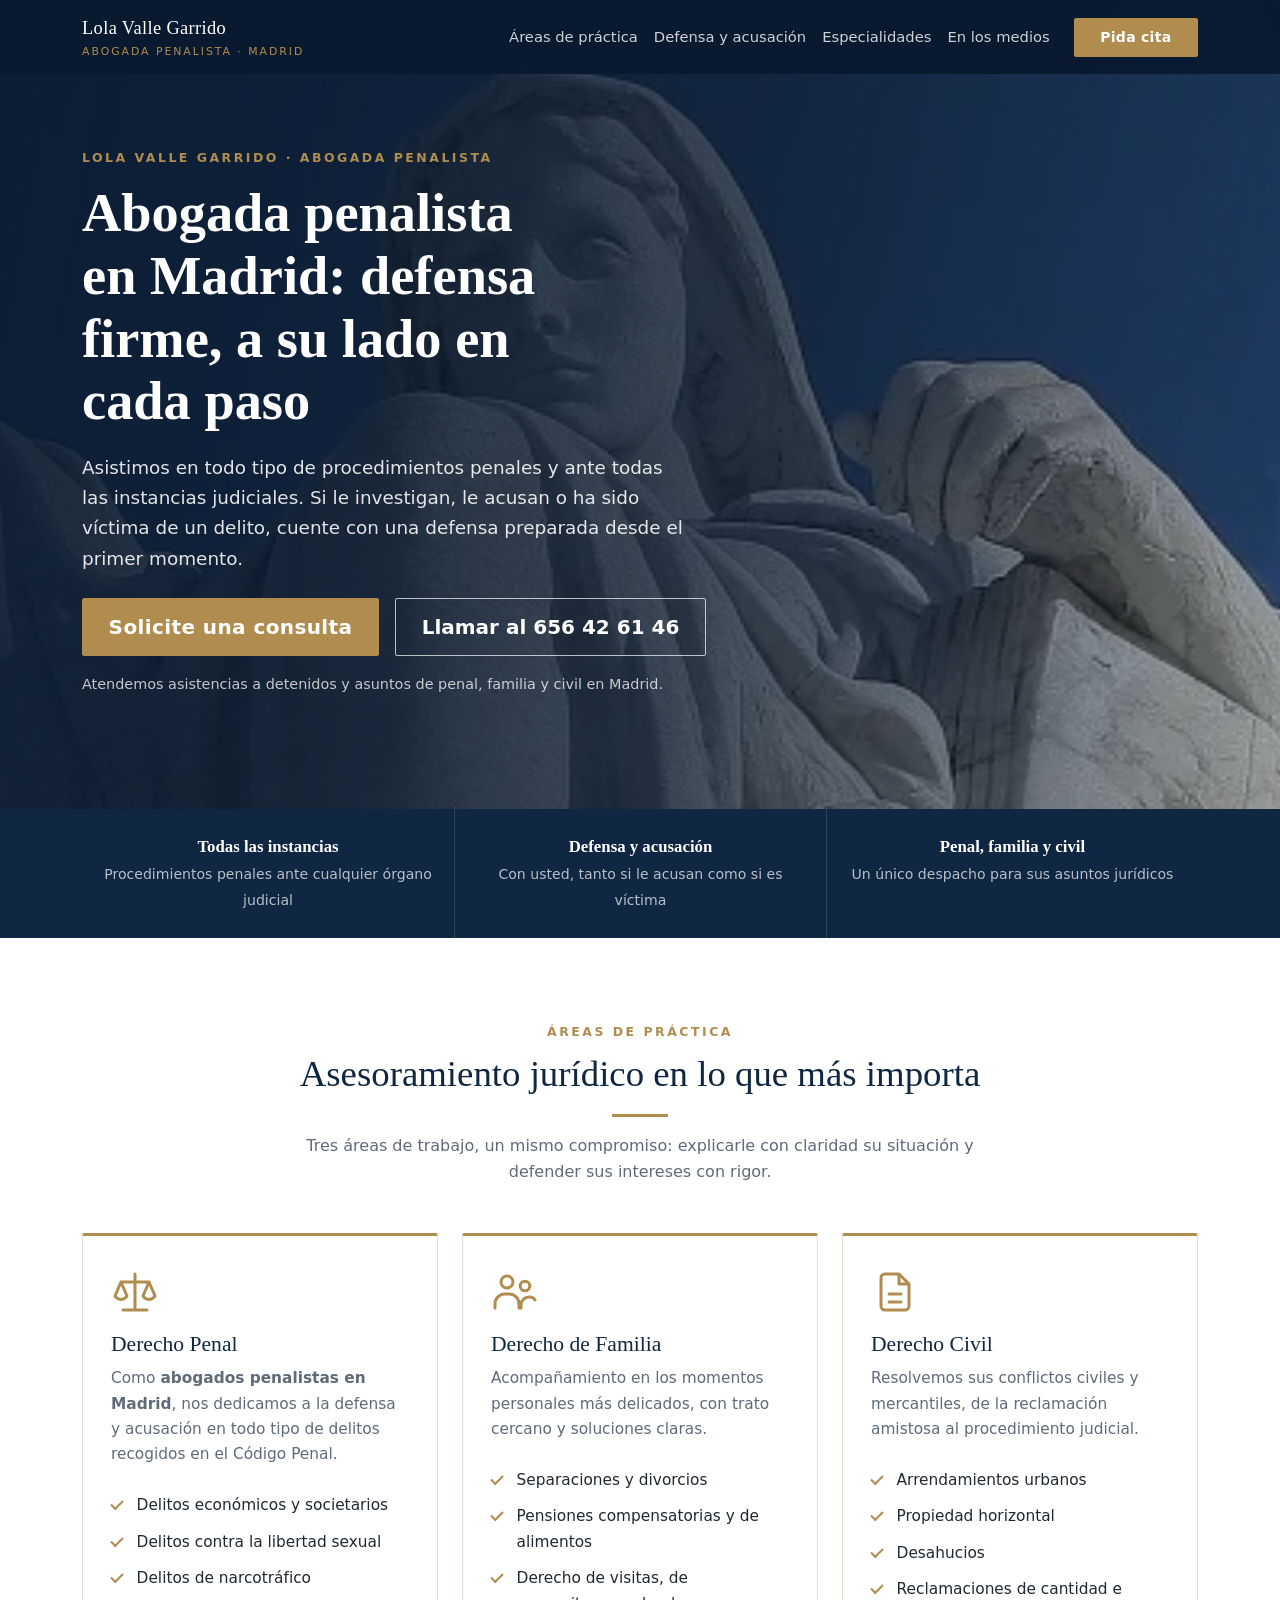
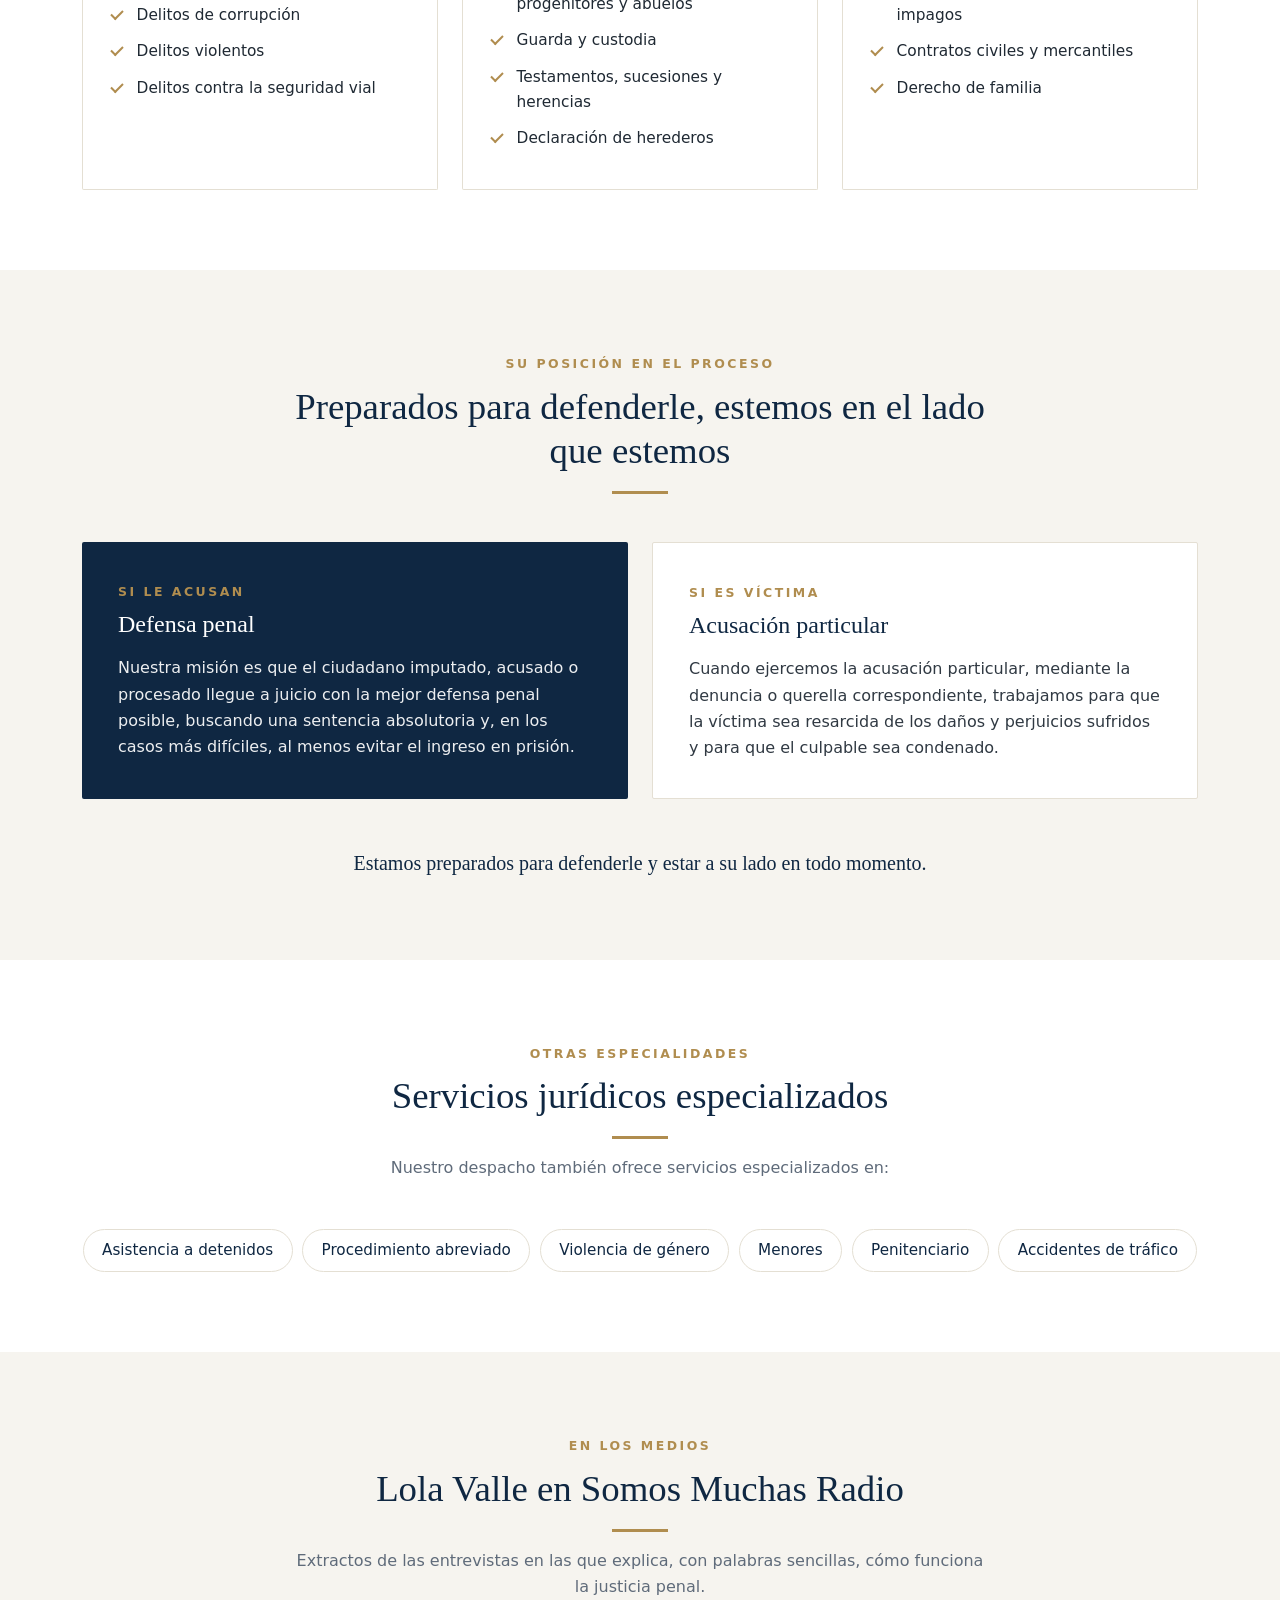
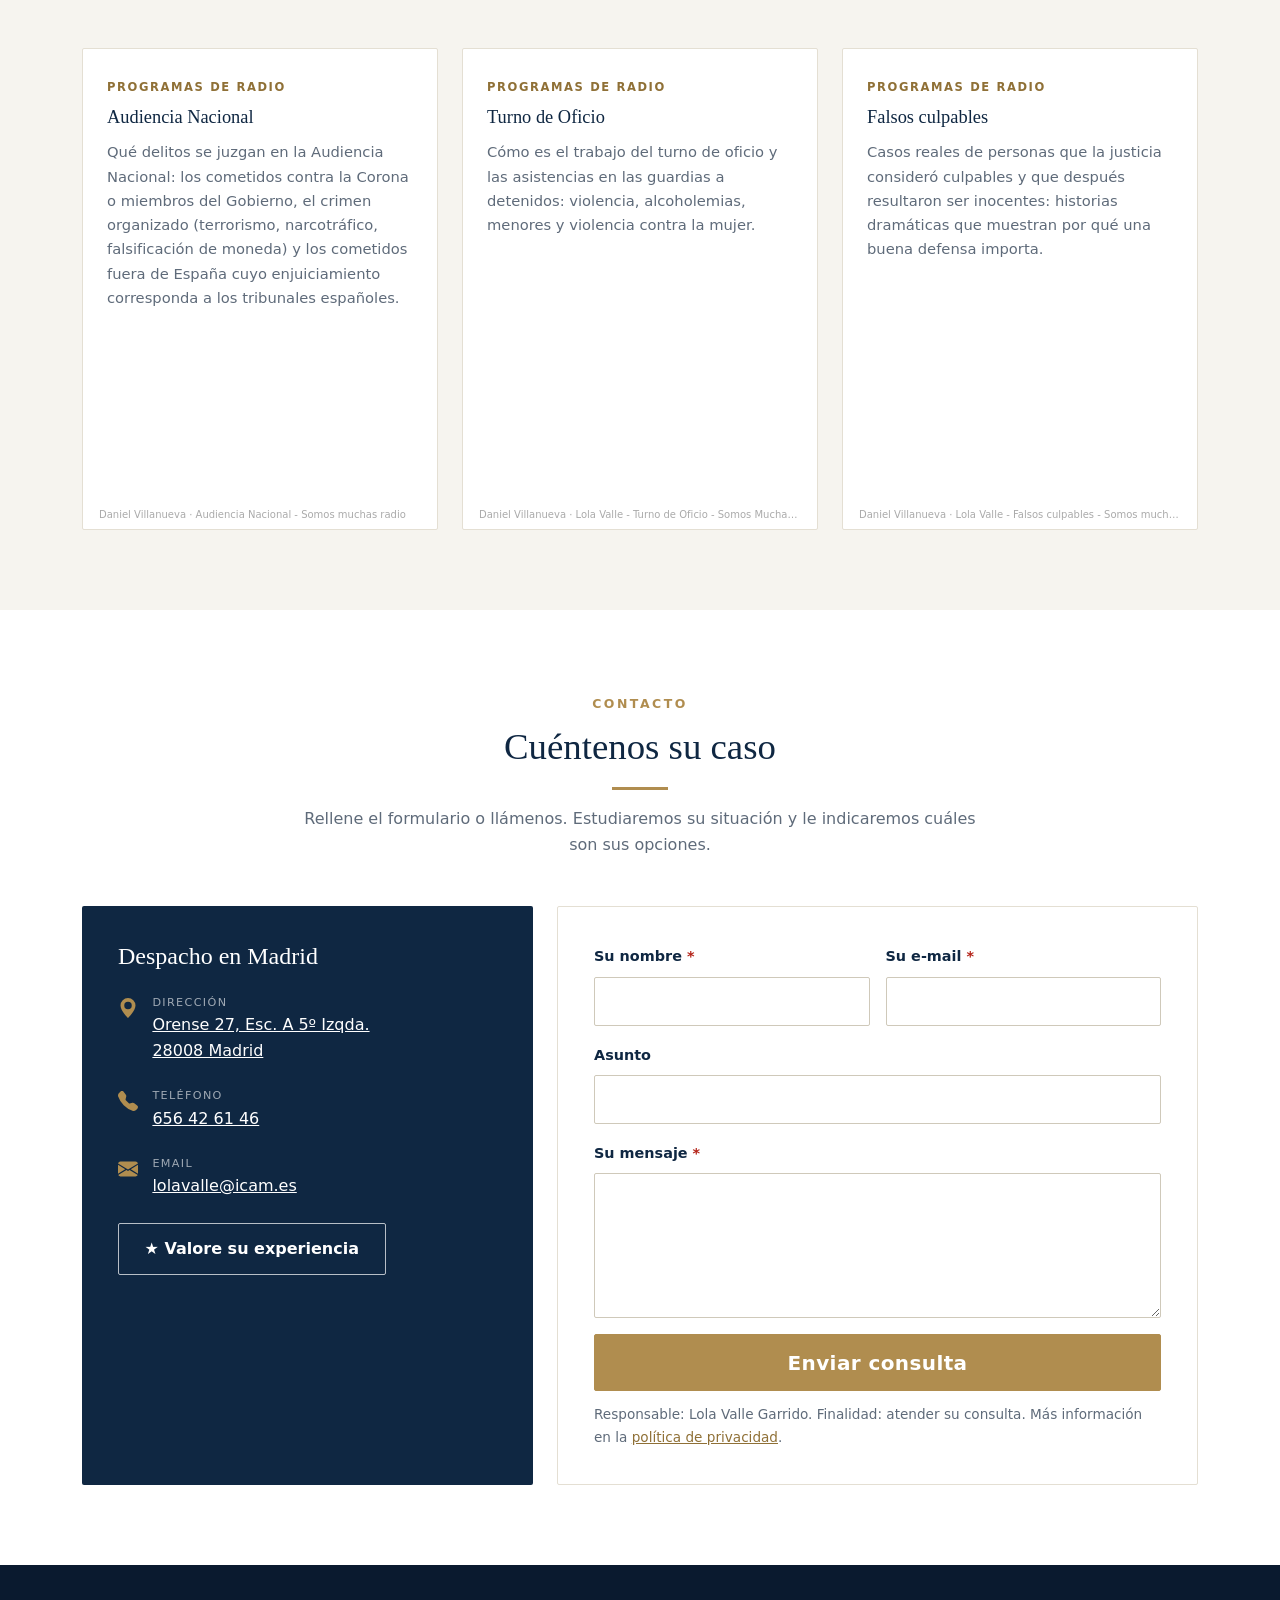
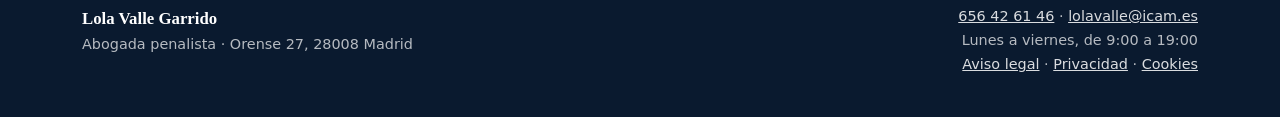
<file: index.html>
<!DOCTYPE html>
<html lang="es">
<head>
    <meta charset="UTF-8">
    <meta name="viewport" content="width=device-width, initial-scale=1.0">
    <title>Lola Valle Garrido - Abogada Penalista en Madrid | Especialista en Derecho Penal</title>
    <meta name="description" content="Abogada penalista en Madrid especializada en derecho penal, familia y civil. Defensa jurídica experta en delitos económicos, violencia de género y sucesiones.">
    <meta name="keywords" content="abogado penalista Madrid, abogada penalista, derecho penal, Lola Valle Garrido, abogado familia Madrid, derecho civil, defensa jurídica">
    <meta name="robots" content="index, follow">
    <meta name="theme-color" content="#0f2742">
    <link rel="canonical" href="https://lolavalle.com" />

    <!-- Schema Markup para Abogados -->
    <script type="application/ld+json">
    {
      "@context": "https://schema.org",
      "@type": "LegalService",
      "name": "Lola Valle Garrido - Abogada Penalista",
      "description": "Despacho de abogados especializado en derecho penal, familia y civil en Madrid",
      "address": {
        "@type": "PostalAddress",
        "streetAddress": "Orense 27, Esc. A 5º Izqda.",
        "addressLocality": "Madrid",
        "postalCode": "28008",
        "addressCountry": "ES"
      },
      "telephone": "+34656426146",
      "email": "lolavalle@icam.es",
      "image": "https://lolavalle.com/images/header.jpg",
      "url": "https://lolavalle.com",
      "priceRange": "$$",
      "openingHours": "Mo-Fr 09:00-19:00"
    }
    </script>

    <!-- Bootstrap CSS -->
    <link href="https://cdn.jsdelivr.net/npm/bootstrap@5.3.9/dist/css/bootstrap.min.css" rel="stylesheet"
          integrity="sha384-yEPZ7jP9S0QKiUQ0m3jjsO4ProIW7wvR9gXkI7JOGa2XVsw53Yke2bsdkBbjmmiX" crossorigin="anonymous">
    <!-- Estilos propios -->
    <link href="css/style.css" rel="stylesheet">
    <script defer src="https://umami.dvillaj.synology.me/script.js" data-website-id="c3ab261e-1796-4590-8226-f2264c0a287e"></script>
</head>
<body data-bs-spy="scroll" data-bs-target="#mainNav" data-bs-offset="90" tabindex="0">

    <!-- Navegación -->
    <nav class="navbar navbar-expand-lg fixed-top site-nav" aria-label="Navegación principal">
        <div class="container">
            <a class="navbar-brand brand" href="#inicio">
                Lola Valle Garrido
                <small>Abogada penalista · Madrid</small>
            </a>
            <button class="navbar-toggler" type="button" data-bs-toggle="collapse" data-bs-target="#mainNav" aria-controls="mainNav" aria-expanded="false" aria-label="Abrir menú">
                <span class="navbar-toggler-icon"></span>
            </button>
            <div class="collapse navbar-collapse" id="mainNav">
                <ul class="navbar-nav ms-auto align-items-lg-center">
                    <li class="nav-item"><a class="nav-link" href="#areas">Áreas de práctica</a></li>
                    <li class="nav-item"><a class="nav-link" href="#defensa">Defensa y acusación</a></li>
                    <li class="nav-item"><a class="nav-link" href="#especialidades">Especialidades</a></li>
                    <li class="nav-item"><a class="nav-link" href="#medios">En los medios</a></li>
                    <li class="nav-item ms-lg-3 mt-2 mt-lg-0"><a class="btn btn-gold btn-sm py-2" href="#contacto">Pida cita</a></li>
                </ul>
            </div>
        </div>
    </nav>

    <header id="inicio" class="hero">
        <div class="container">
            <span class="kicker">Lola Valle Garrido · Abogada penalista</span>
            <h1>Abogada penalista en Madrid: defensa firme, a su lado en cada paso</h1>
            <p class="lead">Asistimos en todo tipo de procedimientos penales y ante todas las instancias judiciales. Si le investigan, le acusan o ha sido víctima de un delito, cuente con una defensa preparada desde el primer momento.</p>
            <div class="d-flex flex-wrap gap-3 mt-4">
                <a class="btn btn-gold btn-lg" href="#contacto">Solicite una consulta</a>
                <a class="btn btn-ghost btn-lg" href="tel:+34656426146">Llamar al 656 42 61 46</a>
            </div>
            <p class="hero-note">Atendemos asistencias a detenidos y asuntos de penal, familia y civil en Madrid.</p>
        </div>
    </header>

    <!-- Franja de confianza -->
    <div class="trust">
        <div class="container">
            <div class="row g-0">
                <div class="col-md-4 trust-item"><strong>Todas las instancias</strong><span>Procedimientos penales ante cualquier órgano judicial</span></div>
                <div class="col-md-4 trust-item"><strong>Defensa y acusación</strong><span>Con usted, tanto si le acusan como si es víctima</span></div>
                <div class="col-md-4 trust-item"><strong>Penal, familia y civil</strong><span>Un único despacho para sus asuntos jurídicos</span></div>
            </div>
        </div>
    </div>

    <main>
        <!-- Áreas de práctica -->
        <section id="areas">
            <div class="container">
                <div class="section-head">
                    <span class="kicker">Áreas de práctica</span>
                    <h2>Asesoramiento jurídico en lo que más importa</h2>
                    <hr class="rule">
                    <p class="mt-3">Tres áreas de trabajo, un mismo compromiso: explicarle con claridad su situación y defender sus intereses con rigor.</p>
                </div>
                <div class="row g-4">
                    <div class="col-lg-4">
                        <article class="area-card">
                            <svg class="icon" viewBox="0 0 24 24" fill="none" stroke="currentColor" stroke-width="1.5" stroke-linecap="round" stroke-linejoin="round" aria-hidden="true"><path d="M12 3v18M6 21h12M5 7h14M5 7l-3 7a3.5 3.5 0 0 0 6 0L5 7zm14 0l-3 7a3.5 3.5 0 0 0 6 0l-3-7z"/></svg>
                            <h3>Derecho Penal</h3>
                            <p>Como <strong>abogados penalistas en Madrid</strong>, nos dedicamos a la defensa y acusación en todo tipo de delitos recogidos en el Código Penal.</p>
                            <ul class="check-list">
                                <li>Delitos económicos y societarios</li>
                                <li>Delitos contra la libertad sexual</li>
                                <li>Delitos de narcotráfico</li>
                                <li>Delitos de corrupción</li>
                                <li>Delitos violentos</li>
                                <li>Delitos contra la seguridad vial</li>
                            </ul>
                        </article>
                    </div>
                    <div class="col-lg-4">
                        <article class="area-card">
                            <svg class="icon" viewBox="0 0 24 24" fill="none" stroke="currentColor" stroke-width="1.5" stroke-linecap="round" stroke-linejoin="round" aria-hidden="true"><circle cx="8" cy="7" r="3"/><circle cx="17" cy="9" r="2.4"/><path d="M2 20v-2a5 5 0 0 1 5-5h2a5 5 0 0 1 5 5v2M15 20v-1.5a4 4 0 0 1 4-4h.5a3 3 0 0 1 2.5 1.5"/></svg>
                            <h3>Derecho de Familia</h3>
                            <p>Acompañamiento en los momentos personales más delicados, con trato cercano y soluciones claras.</p>
                            <ul class="check-list">
                                <li>Separaciones y divorcios</li>
                                <li>Pensiones compensatorias y de alimentos</li>
                                <li>Derecho de visitas, de progenitores y abuelos</li>
                                <li>Guarda y custodia</li>
                                <li>Testamentos, sucesiones y herencias</li>
                                <li>Declaración de herederos</li>
                            </ul>
                        </article>
                    </div>
                    <div class="col-lg-4">
                        <article class="area-card">
                            <svg class="icon" viewBox="0 0 24 24" fill="none" stroke="currentColor" stroke-width="1.5" stroke-linecap="round" stroke-linejoin="round" aria-hidden="true"><path d="M14 3H7a2 2 0 0 0-2 2v14a2 2 0 0 0 2 2h10a2 2 0 0 0 2-2V8l-5-5zM14 3v5h5M9 13h6M9 17h6"/></svg>
                            <h3>Derecho Civil</h3>
                            <p>Resolvemos sus conflictos civiles y mercantiles, de la reclamación amistosa al procedimiento judicial.</p>
                            <ul class="check-list">
                                <li>Arrendamientos urbanos</li>
                                <li>Propiedad horizontal</li>
                                <li>Desahucios</li>
                                <li>Reclamaciones de cantidad e impagos</li>
                                <li>Contratos civiles y mercantiles</li>
                                <li>Derecho de familia</li>
                            </ul>
                        </article>
                    </div>
                </div>
            </div>
        </section>

        <!-- Defensa y acusación -->
        <section id="defensa" class="section-alt">
            <div class="container">
                <div class="section-head">
                    <span class="kicker">Su posición en el proceso</span>
                    <h2>Preparados para defenderle, estemos en el lado que estemos</h2>
                    <hr class="rule">
                </div>
                <div class="row g-4">
                    <div class="col-lg-6">
                        <div class="role-card">
                            <span class="kicker">Si le acusan</span>
                            <h3>Defensa penal</h3>
                            <p>Nuestra misión es que el ciudadano imputado, acusado o procesado llegue a juicio con la mejor defensa penal posible, buscando una sentencia absolutoria y, en los casos más difíciles, al menos evitar el ingreso en prisión.</p>
                        </div>
                    </div>
                    <div class="col-lg-6">
                        <div class="role-card alt">
                            <span class="kicker">Si es víctima</span>
                            <h3>Acusación particular</h3>
                            <p>Cuando ejercemos la acusación particular, mediante la denuncia o querella correspondiente, trabajamos para que la víctima sea resarcida de los daños y perjuicios sufridos y para que el culpable sea condenado.</p>
                        </div>
                    </div>
                </div>
                <p class="text-center mt-5 mb-0 fs-5" style="font-family: var(--serif); color: var(--navy);">Estamos preparados para defenderle y estar a su lado en todo momento.</p>
            </div>
        </section>

        <!-- Otras especialidades -->
        <section id="especialidades">
            <div class="container">
                <div class="section-head">
                    <span class="kicker">Otras especialidades</span>
                    <h2>Servicios jurídicos especializados</h2>
                    <hr class="rule">
                    <p class="mt-3">Nuestro despacho también ofrece servicios especializados en:</p>
                </div>
                <div class="chips">
                    <span class="chip">Asistencia a detenidos</span>
                    <span class="chip">Procedimiento abreviado</span>
                    <span class="chip">Violencia de género</span>
                    <span class="chip">Menores</span>
                    <span class="chip">Penitenciario</span>
                    <span class="chip">Accidentes de tráfico</span>
                </div>
            </div>
        </section>

        <!-- En los medios -->
        <section id="medios" class="section-alt">
            <div class="container">
                <div class="section-head">
                    <span class="kicker">En los medios</span>
                    <h2>Lola Valle en Somos Muchas Radio</h2>
                    <hr class="rule">
                    <p class="mt-3">Extractos de las entrevistas en las que explica, con palabras sencillas, cómo funciona la justicia penal.</p>
                </div>
                <div class="row g-4">
                    <div class="col-lg-4">
                        <article class="media-card">
                            <div class="body">
                                <span class="tag">Programas de radio</span>
                                <h3>Audiencia Nacional</h3>
                                <p>Qué delitos se juzgan en la Audiencia Nacional: los cometidos contra la Corona o miembros del Gobierno, el crimen organizado (terrorismo, narcotráfico, falsificación de moneda) y los cometidos fuera de España cuyo enjuiciamiento corresponda a los tribunales españoles.</p>
                            </div>
                            <iframe title="Audiencia Nacional - Somos Muchas Radio" scrolling="no" frameborder="no" allow="autoplay" loading="lazy" src="https://w.soundcloud.com/player/?url=https%3A//api.soundcloud.com/tracks/187451815&color=%23b08d4f&auto_play=false&hide_related=true&show_comments=false&show_user=true&show_reposts=false&show_teaser=false&visual=false"></iframe>
                            <div class="sc-credit"><a href="https://soundcloud.com/daniel-villanueva-56" target="_blank" rel="noopener">Daniel Villanueva</a> · <a href="https://soundcloud.com/daniel-villanueva-56/audiencia-nacional-somos-muchas-radio" target="_blank" rel="noopener">Audiencia Nacional - Somos muchas radio</a></div>
                        </article>
                    </div>
                    <div class="col-lg-4">
                        <article class="media-card">
                            <div class="body">
                                <span class="tag">Programas de radio</span>
                                <h3>Turno de Oficio</h3>
                                <p>Cómo es el trabajo del turno de oficio y las asistencias en las guardias a detenidos: violencia, alcoholemias, menores y violencia contra la mujer.</p>
                            </div>
                            <iframe title="Turno de Oficio - Somos Muchas Radio" scrolling="no" frameborder="no" allow="autoplay" loading="lazy" src="https://w.soundcloud.com/player/?url=https%3A//api.soundcloud.com/tracks/174683382&color=%23b08d4f&auto_play=false&hide_related=true&show_comments=false&show_user=true&show_reposts=false&show_teaser=false&visual=false"></iframe>
                            <div class="sc-credit"><a href="https://soundcloud.com/daniel-villanueva-56" target="_blank" rel="noopener">Daniel Villanueva</a> · <a href="https://soundcloud.com/daniel-villanueva-56/lola-valle-somos-muchas-radio-31102014" target="_blank" rel="noopener">Lola Valle - Turno de Oficio - Somos Muchas Radio</a></div>
                        </article>
                    </div>
                    <div class="col-lg-4">
                        <article class="media-card">
                            <div class="body">
                                <span class="tag">Programas de radio</span>
                                <h3>Falsos culpables</h3>
                                <p>Casos reales de personas que la justicia consideró culpables y que después resultaron ser inocentes: historias dramáticas que muestran por qué una buena defensa importa.</p>
                            </div>
                            <iframe title="Falsos culpables - Somos Muchas Radio" scrolling="no" frameborder="no" allow="autoplay" loading="lazy" src="https://w.soundcloud.com/player/?url=https%3A//api.soundcloud.com/tracks/177959329&color=%23b08d4f&auto_play=false&hide_related=true&show_comments=false&show_user=true&show_reposts=false&show_teaser=false&visual=false"></iframe>
                            <div class="sc-credit"><a href="https://soundcloud.com/daniel-villanueva-56" target="_blank" rel="noopener">Daniel Villanueva</a> · <a href="https://soundcloud.com/daniel-villanueva-56/lola-valle-falsos-culpables-somos-muchas-radio" target="_blank" rel="noopener">Lola Valle - Falsos culpables - Somos muchas radio</a></div>
                        </article>
                    </div>
                </div>
            </div>
        </section>

        <!-- Contacto -->
        <section id="contacto">
            <div class="container">
                <div class="section-head">
                    <span class="kicker">Contacto</span>
                    <h2>Cuéntenos su caso</h2>
                    <hr class="rule">
                    <p class="mt-3">Rellene el formulario o llámenos. Estudiaremos su situación y le indicaremos cuáles son sus opciones.</p>
                </div>
                <div class="row g-4">
                    <div class="col-lg-5">
                        <div class="contact-card">
                            <h3>Despacho en Madrid</h3>
                            <div class="contact-line">
                                <svg xmlns="http://www.w3.org/2000/svg" width="20" height="20" viewBox="0 0 16 16" aria-hidden="true"><path d="M8 16s6-5.686 6-10A6 6 0 0 0 2 6c0 4.314 6 10 6 10zm0-7a3 3 0 1 1 0-6 3 3 0 0 1 0 6z"/></svg>
                                <div><small>Dirección</small><a href="https://maps.app.goo.gl/A7PWPymdEDE6ocu9A" target="_blank" rel="noopener">Orense 27, Esc. A 5º Izqda.<br>28008 Madrid</a></div>
                            </div>
                            <div class="contact-line">
                                <svg xmlns="http://www.w3.org/2000/svg" width="20" height="20" viewBox="0 0 16 16" aria-hidden="true"><path d="M1.885.511a1.745 1.745 0 0 1 2.61.163L6.29 2.98c.329.423.445.974.315 1.494l-.547 2.19a.68.68 0 0 0 .178.643l2.457 2.457a.68.68 0 0 0 .644.178l2.189-.547a1.75 1.75 0 0 1 1.494.315l2.306 1.794c.829.645.905 1.87.163 2.611l-1.034 1.034c-.74.74-1.846 1.065-2.877.702a18.6 18.6 0 0 1-7.01-4.42 18.6 18.6 0 0 1-4.42-7.009c-.362-1.03-.037-2.137.703-2.877z"/></svg>
                                <div><small>Teléfono</small><a href="tel:+34656426146">656 42 61 46</a></div>
                            </div>
                            <div class="contact-line">
                                <svg xmlns="http://www.w3.org/2000/svg" width="20" height="20" viewBox="0 0 16 16" aria-hidden="true"><path d="M.05 3.555A2 2 0 0 1 2 2h12a2 2 0 0 1 1.95 1.555L8 8.414.05 3.555ZM0 4.697v7.104l5.803-3.558L0 4.697ZM6.761 8.83l-6.57 4.027A2 2 0 0 0 2 14h12a2 2 0 0 0 1.808-1.144l-6.57-4.027L8 9.586l-1.239-.757Zm3.436-.586L16 11.801V4.697l-5.803 3.546Z"/></svg>
                                <div><small>Email</small><a href="mailto:lolavalle@icam.es">lolavalle@icam.es</a></div>
                            </div>
                            <a class="btn btn-ghost mt-4" href="https://search.google.com/local/writereview?placeid=ChIJ13etoG4oQg0R8_R1ifDE66w" target="_blank" rel="noopener">★ Valore su experiencia</a>
                        </div>
                    </div>
                    <div class="col-lg-7">
                        <div class="form-panel">
                            <div class="alert alert-danger" id="formError" role="alert"></div>

                            <form id="contactForm" action="https://formspree.io/f/xwpqvywj" method="POST">
                                <input type="hidden" name="_language" value="es">
                                <input type="hidden" name="_next" value="form-success.html">

                                <div class="row g-3">
                                    <div class="col-md-6">
                                        <label for="name" class="form-label required-field">Su nombre</label>
                                        <input type="text" class="form-control" id="name" name="name" autocomplete="name" required>
                                    </div>
                                    <div class="col-md-6">
                                        <label for="email" class="form-label required-field">Su e-mail</label>
                                        <input type="email" class="form-control" id="email" name="email" autocomplete="email" required>
                                    </div>
                                    <div class="col-12">
                                        <label for="subject" class="form-label">Asunto</label>
                                        <input type="text" class="form-control" id="subject" name="subject">
                                    </div>
                                    <div class="col-12">
                                        <label for="message" class="form-label required-field">Su mensaje</label>
                                        <textarea class="form-control" id="message" name="message" rows="5" required></textarea>
                                    </div>
                                    <div class="col-12">
                                        <button type="submit" class="btn btn-gold btn-lg w-100">Enviar consulta</button>
                                        <p class="form-legal">Responsable: Lola Valle Garrido. Finalidad: atender su consulta. Más información en la <a href="privacidad.html">política de privacidad</a>.</p>
                                    </div>
                                </div>
                            </form>
                        </div>
                    </div>
                </div>
            </div>
        </section>
    </main>

    <footer>
        <div class="container d-flex flex-column flex-md-row justify-content-between gap-3">
            <div>
                <strong>Lola Valle Garrido</strong><br>
                Abogada penalista · Orense 27, 28008 Madrid
            </div>
            <div class="text-md-end">
                <a href="tel:+34656426146">656 42 61 46</a> · <a href="mailto:lolavalle@icam.es">lolavalle@icam.es</a><br>
                Lunes a viernes, de 9:00 a 19:00<br>
                <a href="aviso-legal.html">Aviso legal</a> · <a href="privacidad.html">Privacidad</a> · <a href="cookies.html">Cookies</a>
            </div>
        </div>
    </footer>

    <a class="call-fab" href="tel:+34656426146" aria-label="Llamar al despacho">
        <svg xmlns="http://www.w3.org/2000/svg" width="18" height="18" fill="currentColor" viewBox="0 0 16 16" aria-hidden="true"><path d="M1.885.511a1.745 1.745 0 0 1 2.61.163L6.29 2.98c.329.423.445.974.315 1.494l-.547 2.19a.68.68 0 0 0 .178.643l2.457 2.457a.68.68 0 0 0 .644.178l2.189-.547a1.75 1.75 0 0 1 1.494.315l2.306 1.794c.829.645.905 1.87.163 2.611l-1.034 1.034c-.74.74-1.846 1.065-2.877.702a18.6 18.6 0 0 1-7.01-4.42 18.6 18.6 0 0 1-4.42-7.009c-.362-1.03-.037-2.137.703-2.877z"/></svg>
        Llamar
    </a>

    <!-- Bootstrap JS Bundle with Popper -->
    <script src="https://cdn.jsdelivr.net/npm/bootstrap@5.3.9/dist/js/bootstrap.bundle.min.js"
            integrity="sha384-WyOxWvTyr1QaMPfiPJSv76iReVthorl5uWlFtZPyK0IEB0hGzo9y5Bp9mYanr8Bu" crossorigin="anonymous"></script>

    <script src="js/main.js"></script>
</body>
</html>
</file>
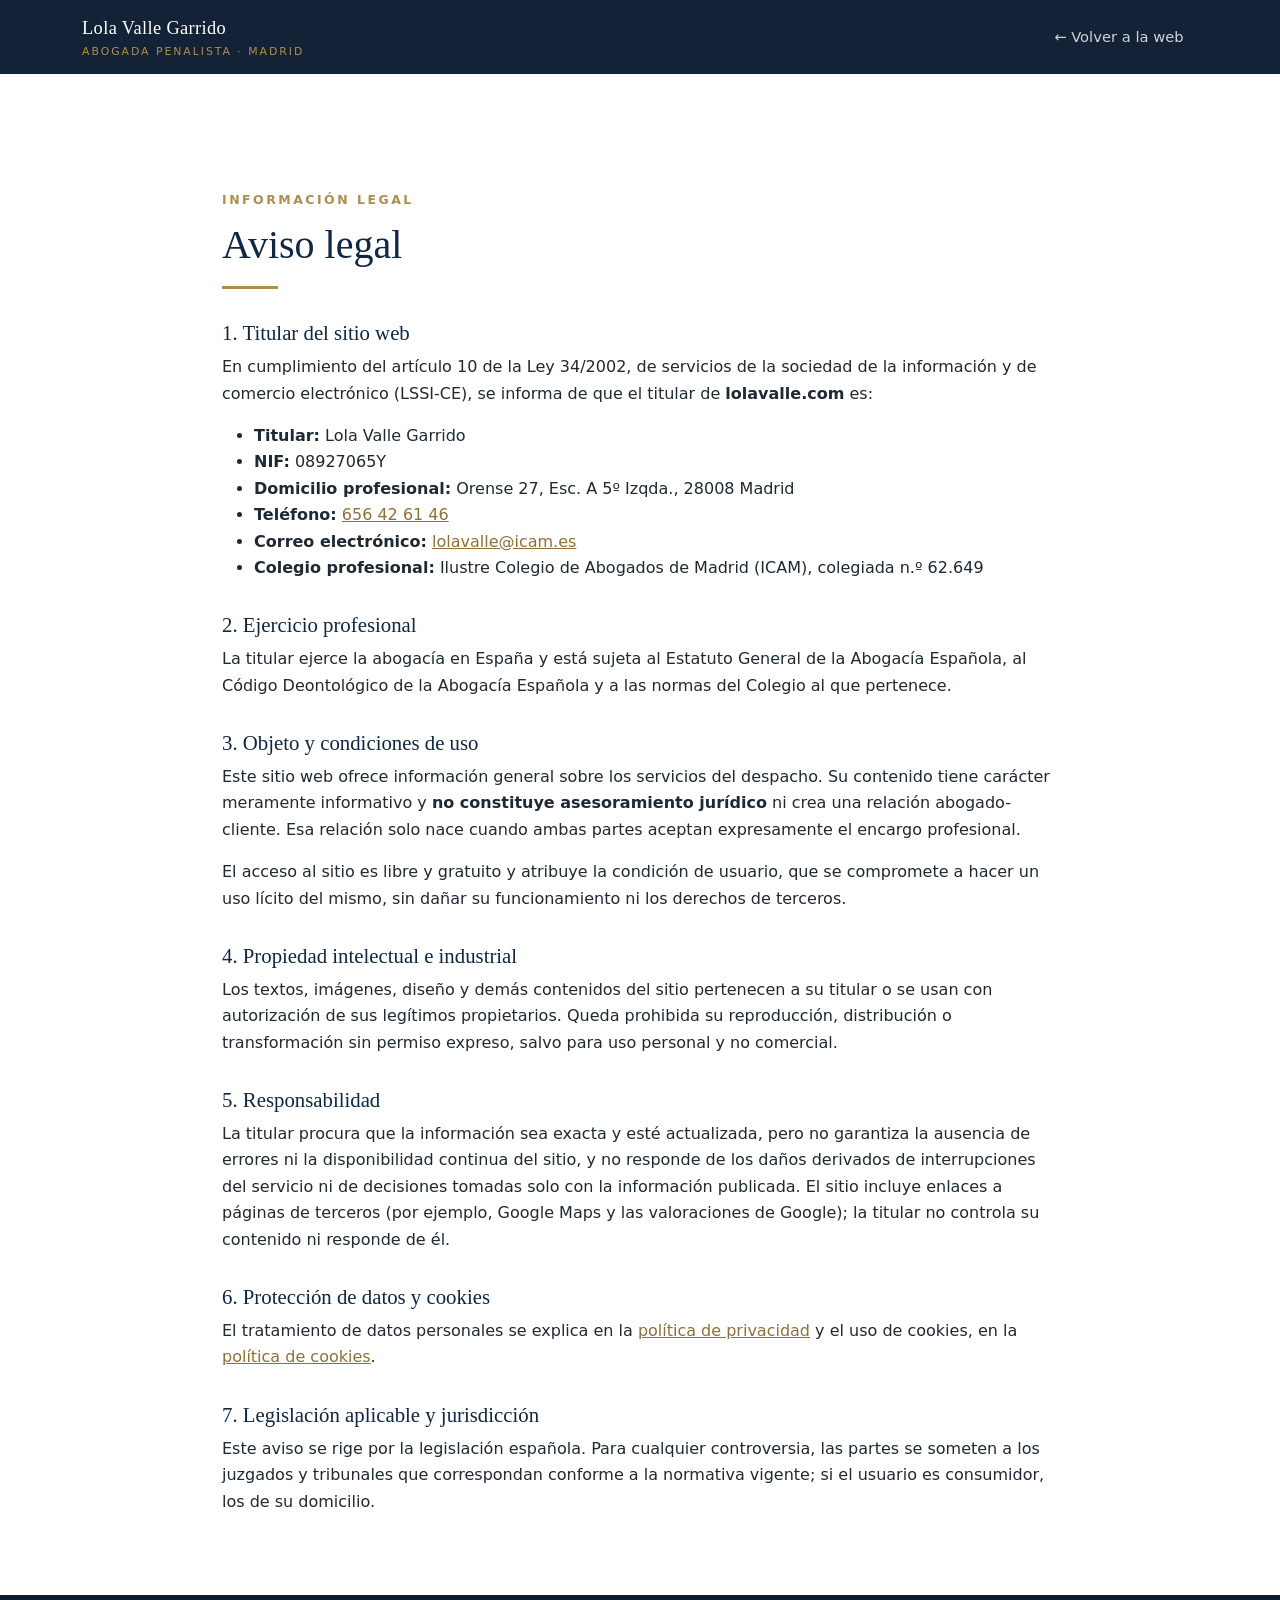
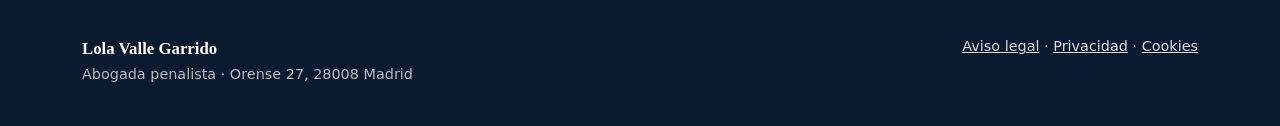
<file: aviso-legal.html>
<!DOCTYPE html>
<html lang="es">
<head>
    <meta charset="UTF-8">
    <meta name="viewport" content="width=device-width, initial-scale=1.0">
    <title>Aviso legal | Lola Valle Garrido - Abogada Penalista</title>
    <meta name="description" content="Aviso legal de lolavalle.com: titular, condiciones de uso y responsabilidad.">
    <meta name="robots" content="noindex, follow">
    <meta name="theme-color" content="#0f2742">
    <link rel="canonical" href="https://lolavalle.com/aviso-legal.html" />
    <link href="https://cdn.jsdelivr.net/npm/bootstrap@5.3.9/dist/css/bootstrap.min.css" rel="stylesheet"
          integrity="sha384-yEPZ7jP9S0QKiUQ0m3jjsO4ProIW7wvR9gXkI7JOGa2XVsw53Yke2bsdkBbjmmiX" crossorigin="anonymous">
    <link href="css/style.css" rel="stylesheet">
    <script defer src="https://umami.dvillaj.synology.me/script.js" data-website-id="c3ab261e-1796-4590-8226-f2264c0a287e"></script>
</head>
<body>
    <nav class="navbar site-nav">
        <div class="container">
            <a class="navbar-brand brand" href="index.html">
                Lola Valle Garrido
                <small>Abogada penalista · Madrid</small>
            </a>
            <a class="nav-link" href="index.html">&larr; Volver a la web</a>
        </div>
    </nav>

    <main class="legal-page">
        <div class="container">
            <span class="kicker">Información legal</span>
            <h1>Aviso legal</h1>
            <hr class="rule rule-left">
            <h2>1. Titular del sitio web</h2>
            <p>En cumplimiento del artículo 10 de la Ley 34/2002, de servicios de la sociedad de la información y de comercio
            electrónico (LSSI-CE), se informa de que el titular de <strong>lolavalle.com</strong> es:</p>
            <ul>
                <li><strong>Titular:</strong> Lola Valle Garrido</li>
                <li><strong>NIF:</strong> 08927065Y</li>
                <li><strong>Domicilio profesional:</strong> Orense 27, Esc. A 5º Izqda., 28008 Madrid</li>
                <li><strong>Teléfono:</strong> <a href="tel:+34656426146">656 42 61 46</a></li>
                <li><strong>Correo electrónico:</strong> <a href="mailto:lolavalle@icam.es">lolavalle@icam.es</a></li>
                <li><strong>Colegio profesional:</strong> Ilustre Colegio de Abogados de Madrid (ICAM), colegiada n.º 62.649</li>
            </ul>

            <h2>2. Ejercicio profesional</h2>
            <p>La titular ejerce la abogacía en España y está sujeta al Estatuto General de la Abogacía Española, al Código
            Deontológico de la Abogacía Española y a las normas del Colegio al que pertenece.</p>

            <h2>3. Objeto y condiciones de uso</h2>
            <p>Este sitio web ofrece información general sobre los servicios del despacho. Su contenido tiene carácter meramente
            informativo y <strong>no constituye asesoramiento jurídico</strong> ni crea una relación abogado-cliente. Esa relación
            solo nace cuando ambas partes aceptan expresamente el encargo profesional.</p>
            <p>El acceso al sitio es libre y gratuito y atribuye la condición de usuario, que se compromete a hacer un uso lícito
            del mismo, sin dañar su funcionamiento ni los derechos de terceros.</p>

            <h2>4. Propiedad intelectual e industrial</h2>
            <p>Los textos, imágenes, diseño y demás contenidos del sitio pertenecen a su titular o se usan con autorización de sus
            legítimos propietarios. Queda prohibida su reproducción, distribución o transformación sin permiso expreso, salvo para
            uso personal y no comercial.</p>

            <h2>5. Responsabilidad</h2>
            <p>La titular procura que la información sea exacta y esté actualizada, pero no garantiza la ausencia de errores ni la
            disponibilidad continua del sitio, y no responde de los daños derivados de interrupciones del servicio ni de
            decisiones tomadas solo con la información publicada. El sitio incluye enlaces a páginas de terceros (por ejemplo,
            Google Maps y las valoraciones de Google); la titular no controla su contenido ni responde de él.</p>

            <h2>6. Protección de datos y cookies</h2>
            <p>El tratamiento de datos personales se explica en la <a href="privacidad.html">política de privacidad</a> y el uso
            de cookies, en la <a href="cookies.html">política de cookies</a>.</p>

            <h2>7. Legislación aplicable y jurisdicción</h2>
            <p>Este aviso se rige por la legislación española. Para cualquier controversia, las partes se someten a los juzgados y
            tribunales que correspondan conforme a la normativa vigente; si el usuario es consumidor, los de su domicilio.</p>
        </div>
    </main>

    <footer>
        <div class="container d-flex flex-column flex-md-row justify-content-between gap-3">
            <div>
                <strong>Lola Valle Garrido</strong><br>
                Abogada penalista · Orense 27, 28008 Madrid
            </div>
            <div class="text-md-end">
                <a href="aviso-legal.html">Aviso legal</a> · <a href="privacidad.html">Privacidad</a> · <a href="cookies.html">Cookies</a>
            </div>
        </div>
    </footer>
</body>
</html>
</file>
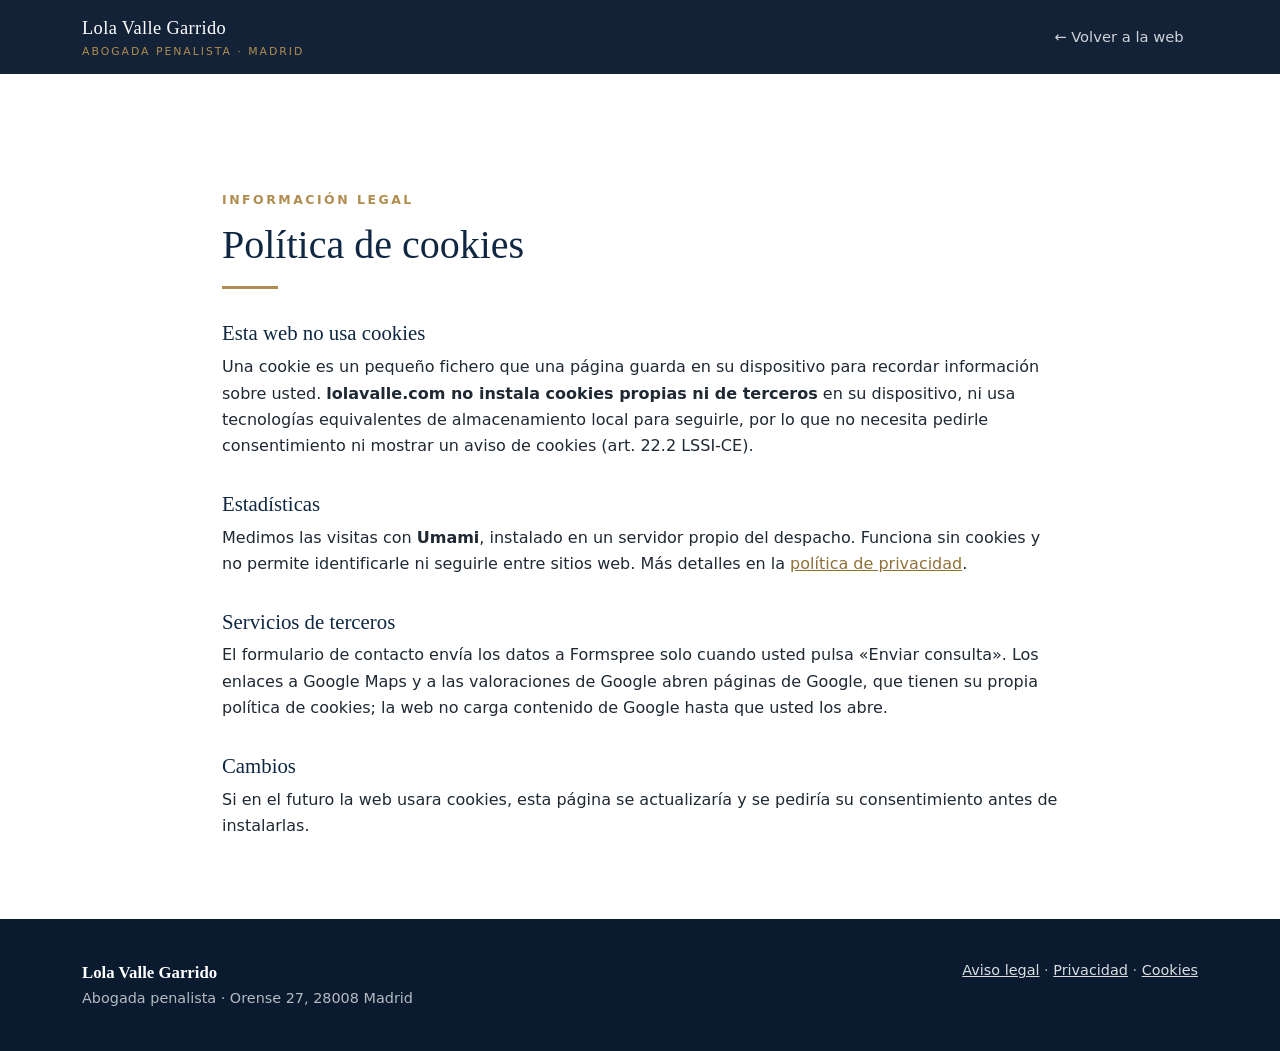
<file: cookies.html>
<!DOCTYPE html>
<html lang="es">
<head>
    <meta charset="UTF-8">
    <meta name="viewport" content="width=device-width, initial-scale=1.0">
    <title>Política de cookies | Lola Valle Garrido - Abogada Penalista</title>
    <meta name="description" content="Información sobre cookies y estadísticas en lolavalle.com.">
    <meta name="robots" content="noindex, follow">
    <meta name="theme-color" content="#0f2742">
    <link rel="canonical" href="https://lolavalle.com/cookies.html" />
    <link href="https://cdn.jsdelivr.net/npm/bootstrap@5.3.9/dist/css/bootstrap.min.css" rel="stylesheet"
          integrity="sha384-yEPZ7jP9S0QKiUQ0m3jjsO4ProIW7wvR9gXkI7JOGa2XVsw53Yke2bsdkBbjmmiX" crossorigin="anonymous">
    <link href="css/style.css" rel="stylesheet">
    <script defer src="https://umami.dvillaj.synology.me/script.js" data-website-id="c3ab261e-1796-4590-8226-f2264c0a287e"></script>
</head>
<body>
    <nav class="navbar site-nav">
        <div class="container">
            <a class="navbar-brand brand" href="index.html">
                Lola Valle Garrido
                <small>Abogada penalista · Madrid</small>
            </a>
            <a class="nav-link" href="index.html">&larr; Volver a la web</a>
        </div>
    </nav>

    <main class="legal-page">
        <div class="container">
            <span class="kicker">Información legal</span>
            <h1>Política de cookies</h1>
            <hr class="rule rule-left">
            <h2>Esta web no usa cookies</h2>
            <p>Una cookie es un pequeño fichero que una página guarda en su dispositivo para recordar información sobre usted.
            <strong>lolavalle.com no instala cookies propias ni de terceros</strong> en su dispositivo, ni usa tecnologías
            equivalentes de almacenamiento local para seguirle, por lo que no necesita pedirle consentimiento ni mostrar un aviso
            de cookies (art. 22.2 LSSI-CE).</p>

            <h2>Estadísticas</h2>
            <p>Medimos las visitas con <strong>Umami</strong>, instalado en un servidor propio del despacho. Funciona sin cookies y
            no permite identificarle ni seguirle entre sitios web. Más detalles en la
            <a href="privacidad.html">política de privacidad</a>.</p>

            <h2>Servicios de terceros</h2>
            <p>El formulario de contacto envía los datos a Formspree solo cuando usted pulsa «Enviar consulta». Los enlaces a Google
            Maps y a las valoraciones de Google abren páginas de Google, que tienen su propia política de cookies; la web no carga
            contenido de Google hasta que usted los abre.</p>

            <h2>Cambios</h2>
            <p>Si en el futuro la web usara cookies, esta página se actualizaría y se pediría su consentimiento antes de
            instalarlas.</p>
        </div>
    </main>

    <footer>
        <div class="container d-flex flex-column flex-md-row justify-content-between gap-3">
            <div>
                <strong>Lola Valle Garrido</strong><br>
                Abogada penalista · Orense 27, 28008 Madrid
            </div>
            <div class="text-md-end">
                <a href="aviso-legal.html">Aviso legal</a> · <a href="privacidad.html">Privacidad</a> · <a href="cookies.html">Cookies</a>
            </div>
        </div>
    </footer>
</body>
</html>
</file>
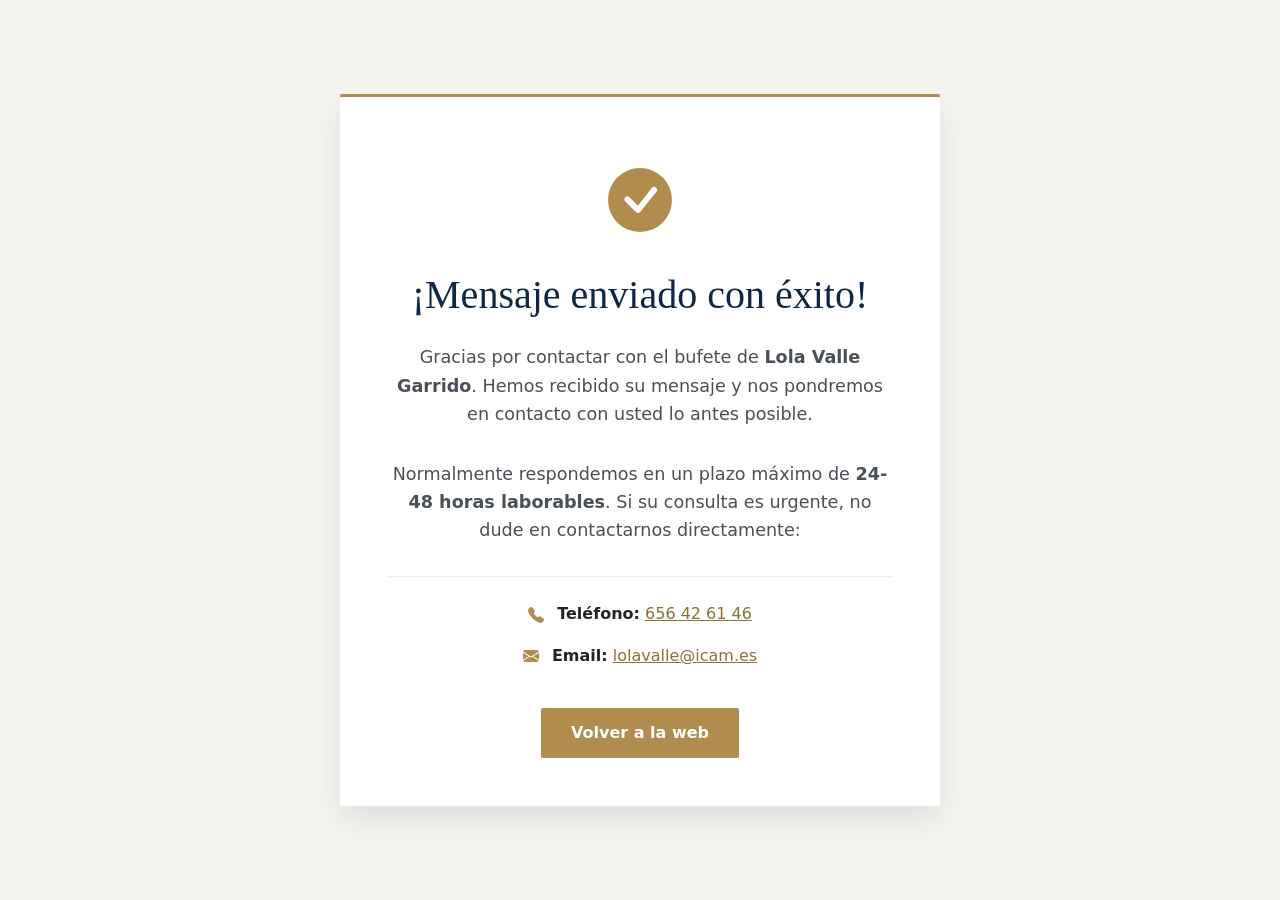
<file: form-success.html>
<!DOCTYPE html>
<html lang="es">
<head>
    <meta charset="UTF-8">
    <meta name="viewport" content="width=device-width, initial-scale=1.0">
    <title>Confirmación de contacto | Lola Valle Garrido - Abogada Penalista Madrid</title>
    <meta name="description" content="Gracias por contactar con Lola Valle Garrido, abogada penalista en Madrid. Su mensaje ha sido enviado con éxito y nos pondremos en contacto con usted pronto.">
    <meta name="robots" content="noindex, follow">
    <link rel="canonical" href="https://lolavalle.com/form-success.html" />
    
    <!-- Schema Markup para Abogados -->
    <script type="application/ld+json">
    {
      "@context": "https://schema.org",
      "@type": "LegalService",
      "name": "Lola Valle Garrido - Abogada Penalista",
      "description": "Despacho de abogados especializado en derecho penal, familia y civil en Madrid",
      "address": {
        "@type": "PostalAddress",
        "streetAddress": "Orense 27, Esc. A 5º Izqda.",
        "addressLocality": "Madrid",
        "postalCode": "28008",
        "addressCountry": "ES"
      },
      "telephone": "+34656426146",
      "email": "lolavalle@icam.es",
      "image": "https://lolavalle.com/images/header.jpg",
      "url": "https://lolavalle.com",
      "priceRange": "$$",
      "openingHours": "Mo-Fr 09:00-19:00"
    }
    </script>
    
    <!-- Bootstrap CSS -->
    <link href="https://cdn.jsdelivr.net/npm/bootstrap@5.3.9/dist/css/bootstrap.min.css" rel="stylesheet"
          integrity="sha384-yEPZ7jP9S0QKiUQ0m3jjsO4ProIW7wvR9gXkI7JOGa2XVsw53Yke2bsdkBbjmmiX" crossorigin="anonymous">
    <style>
        body {
            font-family: 'Segoe UI', system-ui, -apple-system, Roboto, Arial, sans-serif;
            line-height: 1.6;
            background-color: #f6f4ef;
            display: flex;
            justify-content: center;
            align-items: center;
            min-height: 100vh;
            margin: 0;
            padding: 20px;
        }
        .thank-you-container {
            background-color: white;
            padding: 3rem;
            border-radius: 2px;
            border-top: 3px solid #b08d4f;
            box-shadow: 0 14px 30px rgba(15,39,66,0.1);
            max-width: 600px;
            width: 100%;
            text-align: center;
        }
        .thank-you-icon {
            font-size: 4rem;
            color: #b08d4f;
            margin-bottom: 1.5rem;
        }
        h1 {
            font-family: Georgia, 'Times New Roman', serif;
            color: #0f2742;
            margin-bottom: 1.5rem;
        }
        p {
            color: #495057;
            margin-bottom: 2rem;
            font-size: 1.1rem;
        }
        .btn-return {
            background-color: #b08d4f;
            color: white;
            padding: 12px 30px;
            border: none;
            border-radius: 2px;
            font-weight: 600;
            text-decoration: none;
            display: inline-block;
            transition: background-color 0.3s;
        }
        .btn-return:hover {
            background-color: #8f7036;
            color: white;
        }
        .contact-info {
            margin-top: 2rem;
            font-size: 0.9rem;
            color: #6c757d;
        }
        .contact-methods {
            margin-top: 1.5rem;
            padding-top: 1.5rem;
            border-top: 1px solid #eee;
        }
        .contact-method {
            margin-bottom: 1rem;
        }
        a { color: #8f7036; }
        a:hover { color: #0f2742; }
        .contact-method svg {
            margin-right: 8px;
            vertical-align: middle;
        }
    </style>
    <script defer src="https://umami.dvillaj.synology.me/script.js" data-website-id="c3ab261e-1796-4590-8226-f2264c0a287e"></script>
</head>
<body>
    <div class="thank-you-container">
        <div class="thank-you-icon">
            <svg xmlns="http://www.w3.org/2000/svg" width="64" height="64" fill="currentColor" viewBox="0 0 16 16">
                <path d="M16 8A8 8 0 1 1 0 8a8 8 0 0 1 16 0zm-3.97-3.03a.75.75 0 0 0-1.08.022L7.477 9.417 5.384 7.323a.75.75 0 0 0-1.06 1.06L6.97 11.03a.75.75 0 0 0 1.079-.02l3.992-4.99a.75.75 0 0 0-.01-1.05z"/>
            </svg>
        </div>
        <h1>¡Mensaje enviado con éxito!</h1>
        <p>Gracias por contactar con el bufete de <strong>Lola Valle Garrido</strong>. Hemos recibido su mensaje y nos pondremos en contacto con usted lo antes posible.</p>
        
        <p>Normalmente respondemos en un plazo máximo de <strong>24-48 horas laborables</strong>. Si su consulta es urgente, no dude en contactarnos directamente:</p>
        
        <div class="contact-methods">
            <div class="contact-method">
                <svg xmlns="http://www.w3.org/2000/svg" width="16" height="16" fill="#b08d4f" viewBox="0 0 16 16">
                    <path d="M1.885.511a1.745 1.745 0 0 1 2.61.163L6.29 2.98c.329.423.445.974.315 1.494l-.547 2.19a.68.68 0 0 0 .178.643l2.457 2.457a.68.68 0 0 0 .644.178l2.189-.547a1.75 1.75 0 0 1 1.494.315l2.306 1.794c.829.645.905 1.87.163 2.611l-1.034 1.034c-.74.74-1.846 1.065-2.877.702a18.6 18.6 0 0 1-7.01-4.42 18.6 18.6 0 0 1-4.42-7.009c-.362-1.03-.037-2.137.703-2.877z"/>
                </svg>
                <strong>Teléfono:</strong> <a href="tel:+34656426146">656 42 61 46</a>
            </div>
            <div class="contact-method">
                <svg xmlns="http://www.w3.org/2000/svg" width="16" height="16" fill="#b08d4f" viewBox="0 0 16 16">
                    <path d="M.05 3.555A2 2 0 0 1 2 2h12a2 2 0 0 1 1.95 1.555L8 8.414.05 3.555ZM0 4.697v7.104l5.803-3.558L0 4.697ZM6.761 8.83l-6.57 4.027A2 2 0 0 0 2 14h12a2 2 0 0 0 1.808-1.144l-6.57-4.027L8 9.586l-1.239-.757Zm3.436-.586L16 11.801V4.697l-5.803 3.546Z"/>
                </svg>
                <strong>Email:</strong> <a href="mailto:lolavalle@icam.es">lolavalle@icam.es</a>
            </div>
        </div>

        <div style="margin-top: 2.5rem;"></div>
        
        <a href="/" class="btn-return">Volver a la web</a>
    </div>

    <!-- Bootstrap JS Bundle with Popper -->
    <script src="https://cdn.jsdelivr.net/npm/bootstrap@5.3.9/dist/js/bootstrap.bundle.min.js"
            integrity="sha384-WyOxWvTyr1QaMPfiPJSv76iReVthorl5uWlFtZPyK0IEB0hGzo9y5Bp9mYanr8Bu" crossorigin="anonymous"></script>
    
</body>
</html>
</file>
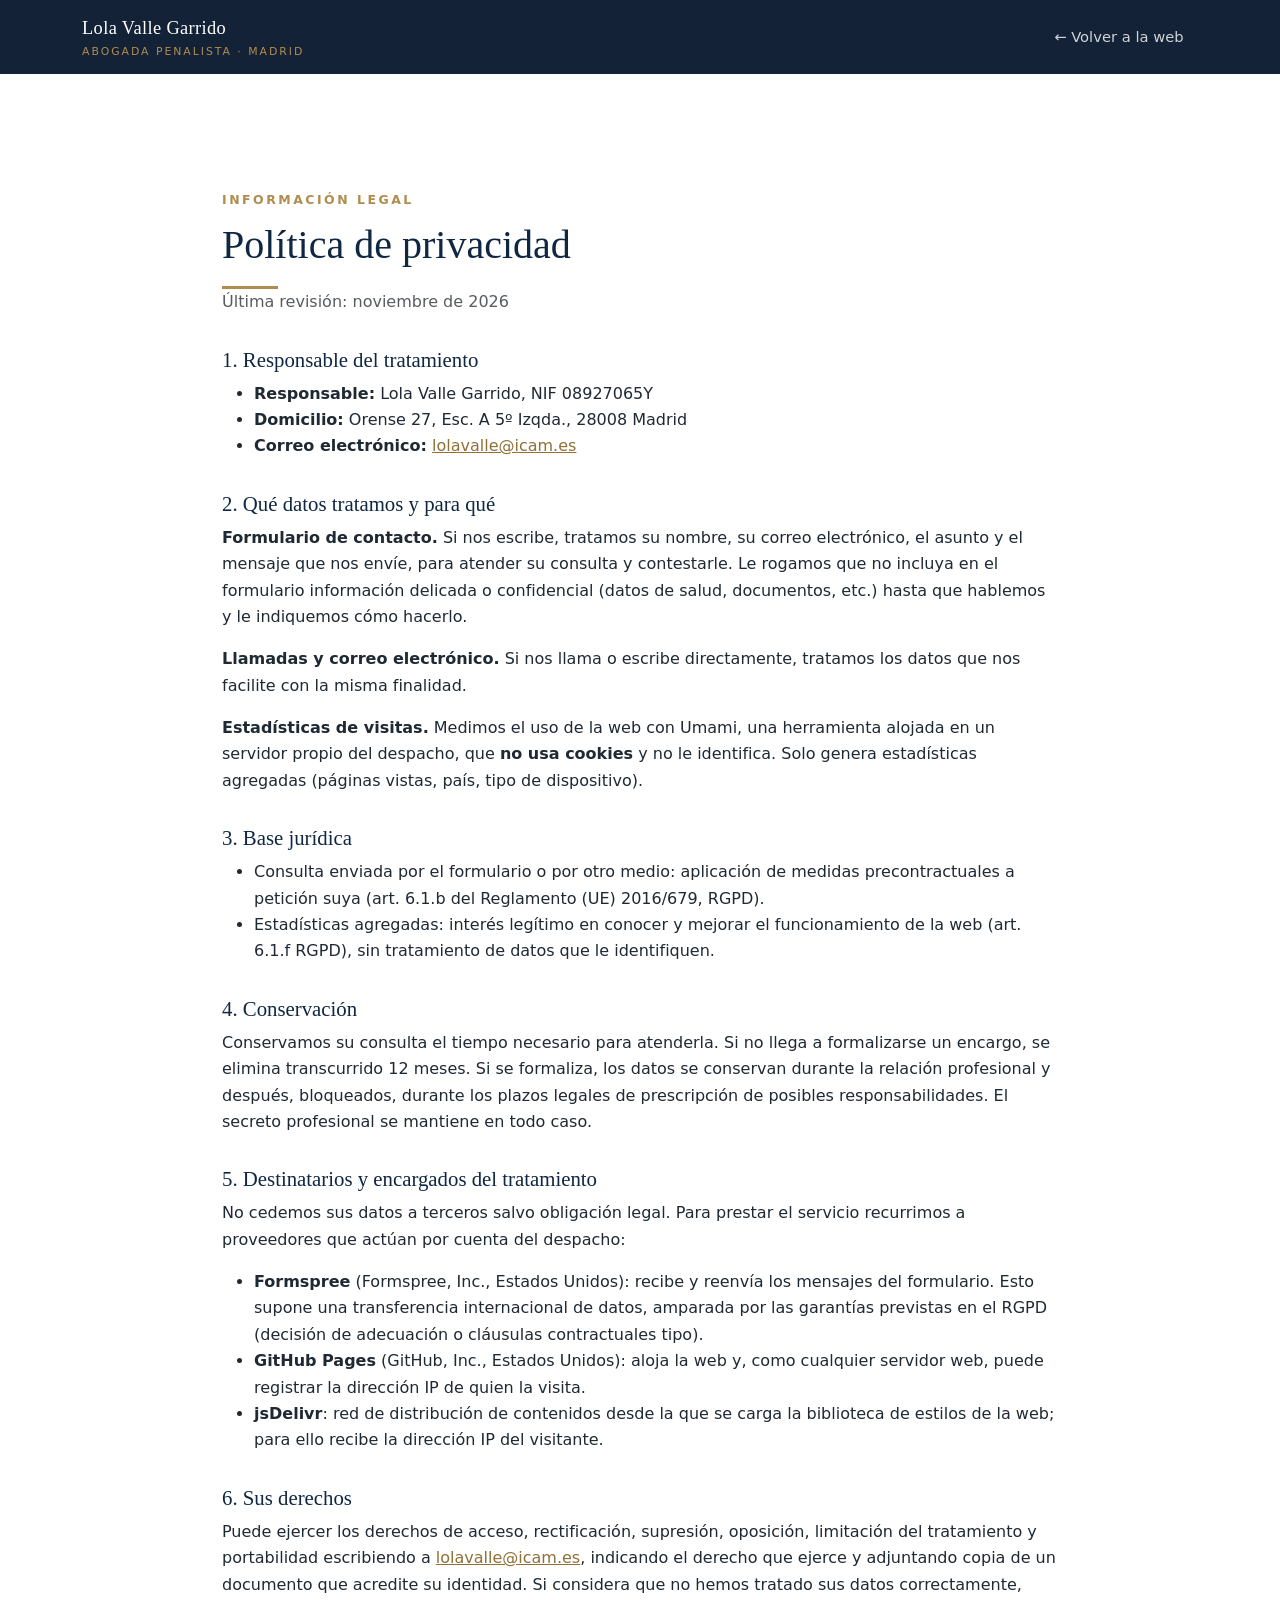
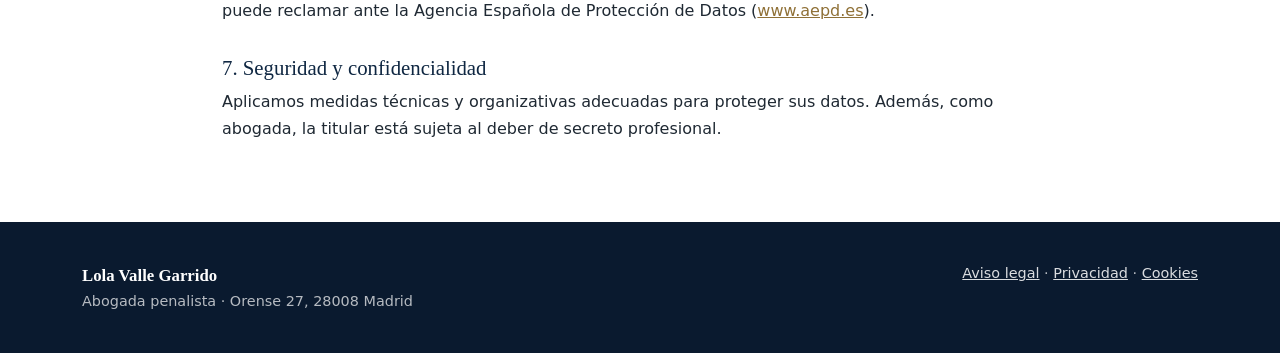
<file: privacidad.html>
<!DOCTYPE html>
<html lang="es">
<head>
    <meta charset="UTF-8">
    <meta name="viewport" content="width=device-width, initial-scale=1.0">
    <title>Política de privacidad | Lola Valle Garrido - Abogada Penalista</title>
    <meta name="description" content="Cómo trata sus datos personales el despacho de Lola Valle Garrido, abogada en Madrid.">
    <meta name="robots" content="noindex, follow">
    <meta name="theme-color" content="#0f2742">
    <link rel="canonical" href="https://lolavalle.com/privacidad.html" />
    <link href="https://cdn.jsdelivr.net/npm/bootstrap@5.3.9/dist/css/bootstrap.min.css" rel="stylesheet"
          integrity="sha384-yEPZ7jP9S0QKiUQ0m3jjsO4ProIW7wvR9gXkI7JOGa2XVsw53Yke2bsdkBbjmmiX" crossorigin="anonymous">
    <link href="css/style.css" rel="stylesheet">
    <script defer src="https://umami.dvillaj.synology.me/script.js" data-website-id="c3ab261e-1796-4590-8226-f2264c0a287e"></script>
</head>
<body>
    <nav class="navbar site-nav">
        <div class="container">
            <a class="navbar-brand brand" href="index.html">
                Lola Valle Garrido
                <small>Abogada penalista · Madrid</small>
            </a>
            <a class="nav-link" href="index.html">&larr; Volver a la web</a>
        </div>
    </nav>

    <main class="legal-page">
        <div class="container">
            <span class="kicker">Información legal</span>
            <h1>Política de privacidad</h1>
            <hr class="rule rule-left">
            <p class="text-muted">Última revisión: noviembre de 2026</p>

            <h2>1. Responsable del tratamiento</h2>
            <ul>
                <li><strong>Responsable:</strong> Lola Valle Garrido, NIF 08927065Y</li>
                <li><strong>Domicilio:</strong> Orense 27, Esc. A 5º Izqda., 28008 Madrid</li>
                <li><strong>Correo electrónico:</strong> <a href="mailto:lolavalle@icam.es">lolavalle@icam.es</a></li>
            </ul>

            <h2>2. Qué datos tratamos y para qué</h2>
            <p><strong>Formulario de contacto.</strong> Si nos escribe, tratamos su nombre, su correo electrónico, el asunto y el
            mensaje que nos envíe, para atender su consulta y contestarle. Le rogamos que no incluya en el formulario información
            delicada o confidencial (datos de salud, documentos, etc.) hasta que hablemos y le indiquemos cómo hacerlo.</p>
            <p><strong>Llamadas y correo electrónico.</strong> Si nos llama o escribe directamente, tratamos los datos que nos
            facilite con la misma finalidad.</p>
            <p><strong>Estadísticas de visitas.</strong> Medimos el uso de la web con Umami, una herramienta alojada en un servidor
            propio del despacho, que <strong>no usa cookies</strong> y no le identifica. Solo genera estadísticas agregadas
            (páginas vistas, país, tipo de dispositivo).</p>

            <h2>3. Base jurídica</h2>
            <ul>
                <li>Consulta enviada por el formulario o por otro medio: aplicación de medidas precontractuales a petición suya
                (art. 6.1.b del Reglamento (UE) 2016/679, RGPD).</li>
                <li>Estadísticas agregadas: interés legítimo en conocer y mejorar el funcionamiento de la web (art. 6.1.f RGPD), sin
                tratamiento de datos que le identifiquen.</li>
            </ul>

            <h2>4. Conservación</h2>
            <p>Conservamos su consulta el tiempo necesario para atenderla. Si no llega a formalizarse un encargo, se elimina
            transcurrido 12 meses. Si se formaliza, los datos se conservan durante la relación profesional y después, bloqueados,
            durante los plazos legales de prescripción de posibles responsabilidades. El secreto profesional se mantiene en todo
            caso.</p>

            <h2>5. Destinatarios y encargados del tratamiento</h2>
            <p>No cedemos sus datos a terceros salvo obligación legal. Para prestar el servicio recurrimos a proveedores que actúan
            por cuenta del despacho:</p>
            <ul>
                <li><strong>Formspree</strong> (Formspree, Inc., Estados Unidos): recibe y reenvía los mensajes del formulario. Esto
                supone una transferencia internacional de datos, amparada por las garantías previstas en el RGPD (decisión de
                adecuación o cláusulas contractuales tipo).</li>
                <li><strong>GitHub Pages</strong> (GitHub, Inc., Estados Unidos): aloja la web y, como cualquier servidor web, puede
                registrar la dirección IP de quien la visita.</li>
                <li><strong>jsDelivr</strong>: red de distribución de contenidos desde la que se carga la biblioteca de estilos de la
                web; para ello recibe la dirección IP del visitante.</li>
            </ul>

            <h2>6. Sus derechos</h2>
            <p>Puede ejercer los derechos de acceso, rectificación, supresión, oposición, limitación del tratamiento y
            portabilidad escribiendo a <a href="mailto:lolavalle@icam.es">lolavalle@icam.es</a>, indicando el derecho que ejerce y
            adjuntando copia de un documento que acredite su identidad. Si considera que no hemos tratado sus datos
            correctamente, puede reclamar ante la Agencia Española de Protección de Datos
            (<a href="https://www.aepd.es" target="_blank" rel="noopener">www.aepd.es</a>).</p>

            <h2>7. Seguridad y confidencialidad</h2>
            <p>Aplicamos medidas técnicas y organizativas adecuadas para proteger sus datos. Además, como abogada, la titular está
            sujeta al deber de secreto profesional.</p>
        </div>
    </main>

    <footer>
        <div class="container d-flex flex-column flex-md-row justify-content-between gap-3">
            <div>
                <strong>Lola Valle Garrido</strong><br>
                Abogada penalista · Orense 27, 28008 Madrid
            </div>
            <div class="text-md-end">
                <a href="aviso-legal.html">Aviso legal</a> · <a href="privacidad.html">Privacidad</a> · <a href="cookies.html">Cookies</a>
            </div>
        </div>
    </footer>
</body>
</html>
</file>
<file: css/style.css>
:root {
    --navy: #0f2742;
    --navy-deep: #0a1a2f;
    --gold: #b08d4f;
    --gold-dark: #8f7036;
    --paper: #f6f4ef;
    --ink: #1f2933;
    --muted: #5f6b7a;
    --line: #e4dfd3;
    --bs-body-font-family: 'Segoe UI', system-ui, -apple-system, Roboto, 'Helvetica Neue', Arial, sans-serif;
    --serif: Georgia, 'Times New Roman', serif;
}
html { scroll-behavior: smooth; scroll-padding-top: 76px; }
body { color: var(--ink); line-height: 1.65; background: #fff; }
h1, h2, h3, h4, .brand { font-family: var(--serif); }
a { color: var(--gold-dark); }

/* Botones */
.btn-gold {
    background: var(--gold);
    border: 1px solid var(--gold);
    color: #fff;
    font-weight: 600;
    padding: .8rem 1.6rem;
    border-radius: 2px;
    letter-spacing: .02em;
}
.btn-gold:hover, .btn-gold:focus { background: var(--gold-dark); border-color: var(--gold-dark); color: #fff; }
.btn-ghost {
    border: 1px solid rgba(255,255,255,.7);
    color: #fff;
    font-weight: 600;
    padding: .8rem 1.6rem;
    border-radius: 2px;
}
.btn-ghost:hover, .btn-ghost:focus { background: #fff; color: var(--navy); }

/* Barra de navegación */
.site-nav { background: rgba(10, 26, 47, .96); backdrop-filter: blur(6px); }
.site-nav .navbar-brand { color: #fff; font-size: 1.15rem; letter-spacing: .02em; }
.site-nav .navbar-brand small { display: block; font-family: var(--bs-body-font-family); font-size: .68rem; letter-spacing: .18em; text-transform: uppercase; color: var(--gold); }
.site-nav .nav-link { color: rgba(255,255,255,.8); font-size: .92rem; padding: .5rem .9rem; }
.site-nav .nav-link:hover, .site-nav .nav-link.active { color: #fff; }
.site-nav .nav-link.active { box-shadow: inset 0 -2px 0 var(--gold); }
.navbar-toggler { border-color: rgba(255,255,255,.4); }
.navbar-toggler-icon { filter: invert(1); }

/* Portada */
.hero {
    position: relative;
    padding: 9rem 0 6rem;
    color: #fff;
    background:
        linear-gradient(100deg, rgba(10,26,47,.94) 0%, rgba(10,26,47,.78) 55%, rgba(10,26,47,.35) 100%),
        url('../images/header-880.webp') center / cover no-repeat;
}
@media (max-width: 767.98px) {
    .hero {
        background-image:
            linear-gradient(100deg, rgba(10,26,47,.94) 0%, rgba(10,26,47,.78) 55%, rgba(10,26,47,.35) 100%),
            url('../images/header-480.webp');
    }
}
.kicker { text-transform: uppercase; letter-spacing: .2em; font-size: .78rem; color: var(--gold); font-weight: 600; }
.hero h1 { font-size: clamp(2rem, 4.6vw, 3.4rem); line-height: 1.15; font-weight: 700; max-width: 18ch; margin: .75rem 0 1.25rem; }
.hero .lead { max-width: 52ch; color: rgba(255,255,255,.88); font-size: 1.15rem; }
.hero-note { color: rgba(255,255,255,.75); font-size: .9rem; margin-top: 1.1rem; }

/* Franja de confianza */
.trust { background: var(--navy); color: #fff; }
.trust-item { padding: 1.5rem 1rem; text-align: center; }
.trust-item strong { display: block; font-family: var(--serif); font-size: 1.05rem; color: #fff; }
.trust-item span { font-size: .88rem; color: rgba(255,255,255,.7); }
@media (min-width: 768px) { .trust-item + .trust-item { border-left: 1px solid rgba(255,255,255,.14); } }

/* Secciones */
section { padding: 5rem 0; }
.section-alt { background: var(--paper); }
.section-head { max-width: 44rem; margin: 0 auto 3rem; text-align: center; }
.section-head h2 { font-size: clamp(1.7rem, 3vw, 2.3rem); color: var(--navy); margin-top: .5rem; }
.section-head p { color: var(--muted); }
.rule { width: 56px; height: 3px; background: var(--gold); margin: 1.1rem auto 0; border: 0; opacity: 1; }

/* Tarjetas de áreas */
.area-card {
    height: 100%;
    background: #fff;
    border: 1px solid var(--line);
    border-top: 3px solid var(--gold);
    border-radius: 2px;
    padding: 2rem 1.75rem;
    transition: transform .2s ease, box-shadow .2s ease;
}
.area-card:hover { transform: translateY(-4px); box-shadow: 0 14px 30px rgba(15,39,66,.1); }
.area-card .icon { width: 48px; height: 48px; color: var(--gold); margin-bottom: 1rem; }
.area-card h3 { font-size: 1.35rem; color: var(--navy); }
.area-card p { color: var(--muted); font-size: .96rem; }
.check-list { list-style: none; padding: 0; margin: 1.25rem 0 0; }
.check-list li { position: relative; padding: .35rem 0 .35rem 1.6rem; font-size: .96rem; }
.check-list li::before {
    content: ""; position: absolute; left: 0; top: .78rem; width: 12px; height: 7px;
    border-left: 2px solid var(--gold); border-bottom: 2px solid var(--gold); transform: rotate(-45deg);
}

/* Defensa y acusación */
.role-card { background: var(--navy); color: #fff; border-radius: 2px; padding: 2.25rem; height: 100%; }
.role-card.alt { background: #fff; color: var(--ink); border: 1px solid var(--line); }
.role-card h3 { font-size: 1.5rem; margin: .4rem 0 1rem; }
.role-card p { margin: 0; opacity: .92; }
.role-card .kicker { color: var(--gold); }
.role-card.alt h3 { color: var(--navy); }

/* Otras especialidades */
.chips { display: flex; flex-wrap: wrap; gap: .6rem; justify-content: center; }
.chip { background: #fff; border: 1px solid var(--line); border-radius: 999px; padding: .5rem 1.15rem; font-size: .95rem; color: var(--navy); }

/* Medios */
.media-card { background: #fff; border: 1px solid var(--line); border-radius: 2px; height: 100%; display: flex; flex-direction: column; }
.media-card .body { padding: 1.5rem; flex: 1; }
.media-card .tag { font-size: .72rem; text-transform: uppercase; letter-spacing: .14em; color: var(--gold-dark); font-weight: 600; }
.media-card h3 { font-size: 1.15rem; color: var(--navy); margin: .4rem 0 .75rem; }
.media-card p { font-size: .92rem; color: var(--muted); margin: 0; }
.media-card iframe { display: block; width: 100%; height: 166px; border: 0; }
.sc-credit { font-size: 10px; color: #aaa; padding: .4rem 1rem; overflow: hidden; white-space: nowrap; text-overflow: ellipsis; }
.sc-credit a { color: #aaa; text-decoration: none; }

/* Contacto */
.contact-card { background: var(--navy); color: #fff; border-radius: 2px; padding: 2.25rem; height: 100%; }
.contact-card h3 { font-size: 1.5rem; }
.contact-card a { color: #fff; }
.contact-line { display: flex; gap: .9rem; align-items: flex-start; margin-top: 1.4rem; }
.contact-line svg { flex: none; margin-top: .25rem; fill: var(--gold); }
.contact-line small { display: block; text-transform: uppercase; letter-spacing: .12em; font-size: .7rem; color: rgba(255,255,255,.6); }
.form-panel { background: #fff; border: 1px solid var(--line); border-radius: 2px; padding: 2.25rem; }
.form-label { font-weight: 600; font-size: .9rem; color: var(--navy); }
.form-control { border-radius: 2px; padding: .7rem .9rem; border-color: #cfc9ba; }
.form-control:focus { border-color: var(--gold); box-shadow: 0 0 0 .2rem rgba(176,141,79,.2); }
.required-field::after { content: " *"; color: #b42318; }
#formError { display: none; }

/* Pie */
footer { background: var(--navy-deep); color: rgba(255,255,255,.7); padding: 2.5rem 0; font-size: .9rem; }
footer strong { color: #fff; font-family: var(--serif); font-size: 1.05rem; }
footer a { color: rgba(255,255,255,.85); }

/* Botón de llamada flotante en móvil */
.call-fab {
    position: fixed; right: 1rem; bottom: 1rem; z-index: 1030;
    display: none; align-items: center; gap: .5rem;
    background: var(--gold); color: #fff; font-weight: 600; text-decoration: none;
    padding: .8rem 1.2rem; border-radius: 999px; box-shadow: 0 8px 20px rgba(0,0,0,.3);
}
.call-fab:hover { color: #fff; background: var(--gold-dark); }
@media (max-width: 767.98px) {
    .call-fab { display: inline-flex; }
    .hero { padding: 7rem 0 4rem; }
    section { padding: 3.5rem 0; }
}
@media (prefers-reduced-motion: reduce) {
    html { scroll-behavior: auto; }
    .area-card { transition: none; }
}

/* Páginas legales */
.legal-page { padding: 7rem 0 4rem; max-width: 860px; margin: 0 auto; }
.legal-page h1 { color: var(--navy); font-size: clamp(1.8rem, 3.5vw, 2.5rem); margin-top: .5rem; }
.legal-page h2 { color: var(--navy); font-size: 1.3rem; margin-top: 2rem; }
.legal-page .rule-left { margin-left: 0; }
.legal-page .pendiente { background: #fff3cd; padding: 0 .3rem; border-radius: 3px; }
.form-legal { font-size: .85rem; color: var(--muted); margin: .75rem 0 0; }
</file>
